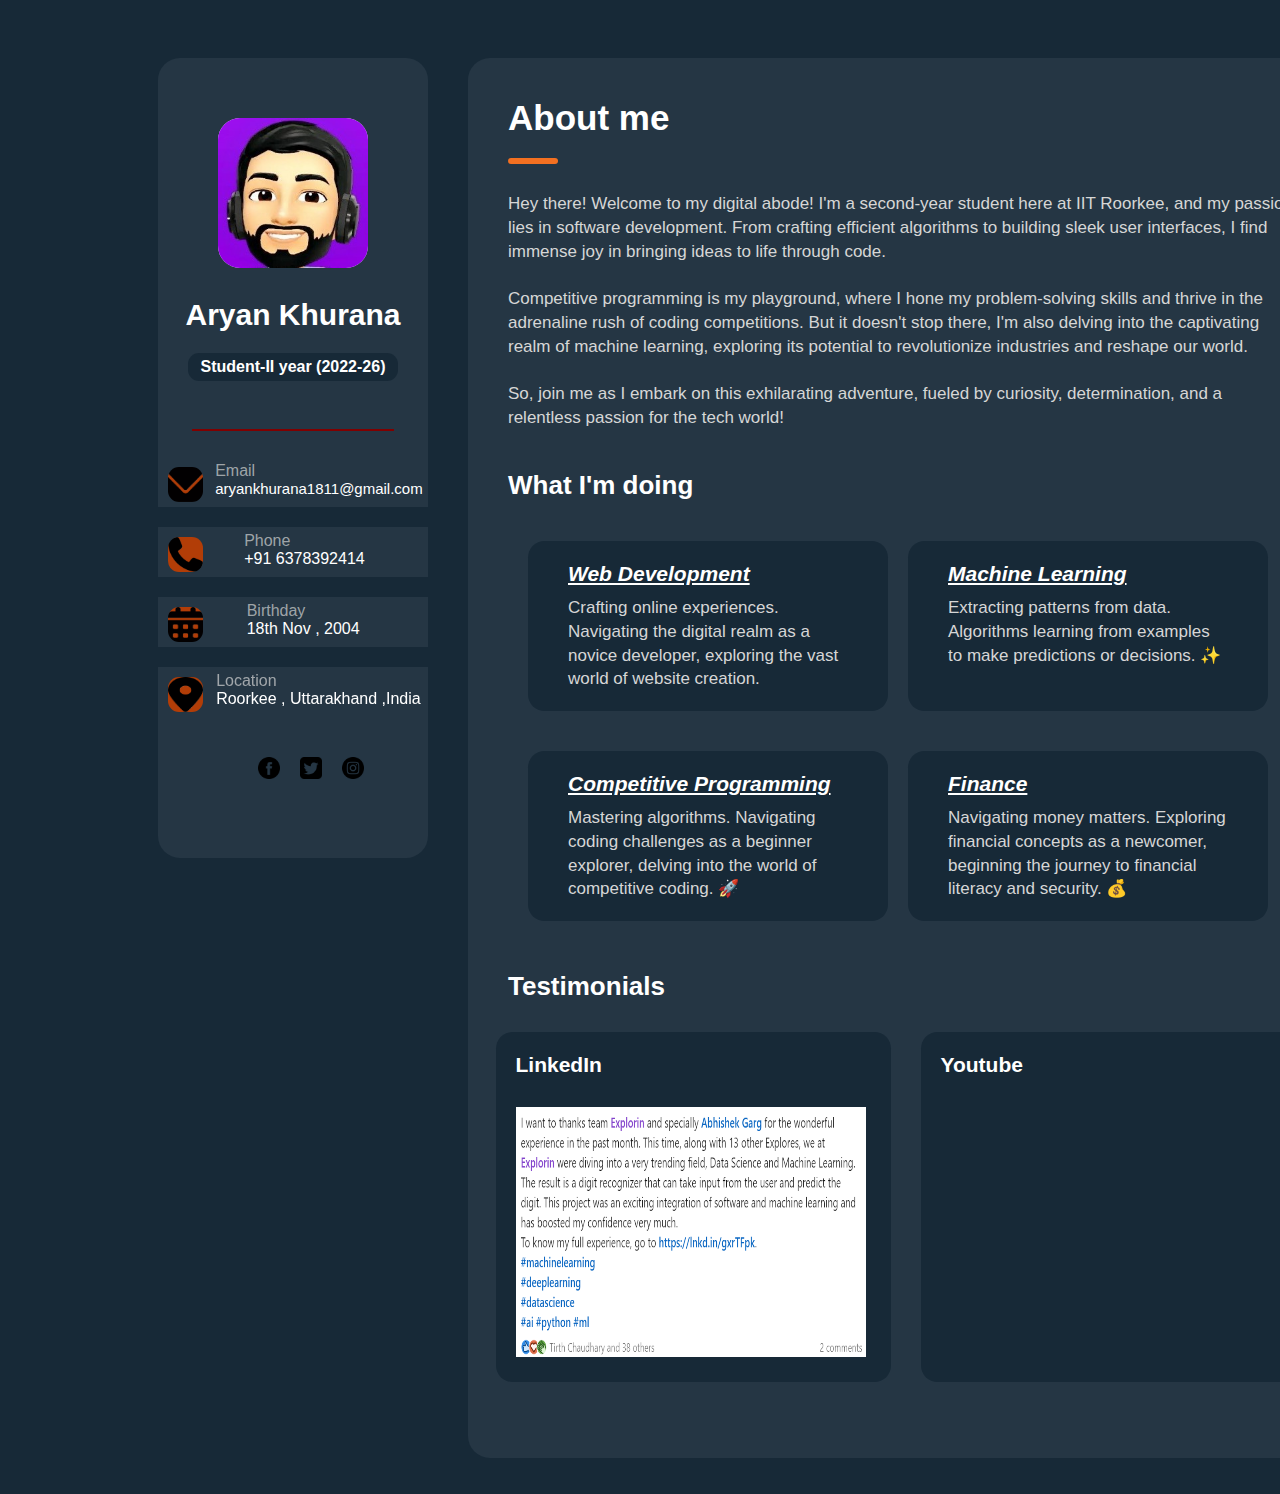
<file: index.html>
<!DOCTYPE html>
<html lang="en">

<head>
    <meta charset="UTF-8">
    <meta name="viewport" content="width=device-width, initial-scale=1.0">
    <link rel="stylesheet" href="tut4.css">


    <title>Portfolio</title>
</head>
<body>
    <div class="main">
        <div class="on">
            <div class="image">
                <img src="new_avatar.jpeg">
            </div>
            <h1 class="name">Aryan Khurana</h1>
            <h4>Student-II year (2022-26)</h4><br>
            <hr color="maroon" width="200px"><br>
            <div class="icons">
                <div class="a">
                    <img src="icon.jpg">
                    <p style="background-color: #253644"><span>Email</span><br>
                        <a
                            href="https://mail.google.com/mail/u/0/#inbox?compose=CllgCJTNHzVjkLVmHtdBbdfvVVNJwXWFpLDMQPCfdDMdwDcjgkTjJCTkrTfmRRdCGHTtMRZrZVB">
                            aryankhurana1811@gmail.com</a>
                    </p>
                </div>
                <div class="b">
                    <img src="phone-solid.jpg">
                    <p style="background-color: #253644"><span>Phone</span><br>
                        +91 6378392414
                    </p>
                </div>
                <div class="c"><img src="calendar-days-solid.jpg">
                    <p style="background-color: #253644"><span>Birthday</span><br>
                        18th Nov , 2004
                    </p>
                </div>
                <div class="d"><img src="location-dot-solid.jpg">
                    <p style="background-color: #253644"><span>Location</span><br>
                        Roorkee , Uttarakhand ,India
                    </p>
                </div>
            </div>
            <br>
            <div class="handles">
                <a href="https://www.facebook.com/aryan.khurana.737001/"><img src="facebook (1).png"></a>
                <a href="https://twitter.com/mariherblunt"><img src="twitter-sign.png"></a>
                <a href="https://www.instagram.com/aryankhurana528"><img src="instagram.png"></a>
            </div>
        </div>
        <div class="up">
            <h1 class="Heading">About me</h1>
            <aside></aside><br>
            <p>Hey there! Welcome to my digital abode! I'm a second-year student here at IIT Roorkee, and my
                passion
                lies in software development. From crafting efficient algorithms to building sleek user
                interfaces, I
                find immense joy in bringing ideas to life through code.<br><br>
                Competitive programming is my playground, where I hone my problem-solving skills and thrive in
                the
                adrenaline rush of coding competitions. But it doesn't stop there, I'm also delving into the
                captivating
                realm of machine learning, exploring its potential to revolutionize industries and reshape our
                world.
                <br><br>
                So, join me as I embark on this exhilarating adventure, fueled by curiosity, determination, and
                a
                relentless passion for the tech world!
            </p>
            <h2>What I'm doing</h2>
            <div class="fields">
                <div style="margin-right: 10px">
                    <h3><b> Web Development</b> </h3>
                    <p style="background-color: #172937">
                        Crafting online experiences. Navigating the digital realm as a novice developer, exploring the
                        vast world of website creation.
                    </p>
                </div>
                <div style="margin-left: 10px">
                    <h3><b> Machine Learning</b></h3>
                    <p style="background-color: #172937">
                        
                        Extracting patterns from data. Algorithms learning from examples to make predictions or
                        decisions. ✨
                    </p>
                </div>
                <div style="margin-right: 10px">
                    <h3><b>Competitive Programming</b></h3>
                    <p style="background-color: #172937">
                        Mastering algorithms. Navigating coding challenges as a beginner explorer, delving into the world of competitive coding. 🚀
                    </p>
                </div>
                <div style="margin-left: 10px">
                    <h3> <b>Finance</b></h3>
                    <p style="background-color: #172937">
                        Navigating money matters. Exploring financial concepts as a newcomer, beginning the journey to financial literacy and security. 💰
                    </p>
                </div>
            </div>
            <h2>Testimonials</h2>
            <div class="testimonials">
                <div style="margin-right: 10px">
                    <h3> LinkedIn</h3>
                    <img src="linkedin.png">
                </div>
                <div style="margin-left: 15px">
                    <h3>Youtube</h3>
                    <iframe width="100%" height="100%"
                        src="https://www.youtube.com/embed/8k0DfbWf33Q?si=jdM3VjhRT4LgxwU8" title="YouTube video player"
                        frameborder="0"
                        allow="accelerometer; autoplay; clipboard-write; encrypted-media; gyroscope; picture-in-picture; web-share"
                        allowfullscreen>
                    </iframe>
                </div>
            </div>
        </div><br>
    </div>
</body>
</html>
</file>
<file: tut4.css>
:root{
    --ff-poppins: 'Poppins', sans-serif;

}

*{
    background-color: #172937;
}
.main {
 display: grid;
 justify-content: flex-start;
 background-color:#172937;
}
.on {
 grid-column: 1/2;
 grid-row: 1/5;
 height: 800px;
 top: 40px;
 position: sticky;
 border-radius: 2cap;
 margin-top: 50px;
 margin-right: 10px;
 margin-left: 150px;
 margin-bottom: 30px;
 background-color: #253644;
 max-width: 300px;
 justify-content: center;
}
.up {
    grid-column: 2 / 6;
    grid-row: 1/5;
    margin: 10px;
    border-radius: 2cap;
    margin-top: 50px;
    height: 1400px;
    margin-right: 30px;
    margin-left: 30px;
    width: 870px;
    background-color: #253644;
}
.image {
    position: relative;
    margin:60px;
    border-radius: 2cap;
    margin-bottom: 30px;
    background-color: aliceblue;
    height:150px;
    width: 150px;
}
h1{ 
    background-color: #253644;
    text-align: center;
    color: white;
    font-size: 35px;
}
h4 {
 align-items: center;
 text-align: center;
 text-decoration: dashed;
 margin-left: 30px;
 margin-right: 30px;
 padding: 5px;
 font-size: 16px;
 border-radius: 1cap;
 color: white;
}
hr {
    background-color: red;
}
.a{
    position: relative;
    display: grid;
    height:50px;
    background-color:#253644;
    margin-bottom:20px;
}
.b{
    position: relative;
    display: grid;
    height:50px;
    background-color:#253644;
    margin-bottom:20px;
}
.c{
    position: relative;
    display: grid;
    height:50px;
    background-color: #253644;
    margin-bottom:20px;
}
.d{
    position: relative;
    display: grid;
    height:50px;
    background-color: #253644;
    margin-bottom:20px;
}
.icons img{
    width: 35px;
    height: 35px;
    border-radius: 1cap;
    margin:10px;
    background-color: #253644;
}
.icons p{
    grid-column: 2/4;
    margin: 5px;
    width: fit-content;
    color:white;
    margin-left: 2px;
    background-color:blue;
}
.Heading{
     text-align: flex-start;
     width: fit-content;
     margin:40px;
     margin-bottom: 20px;
}
.a span {
   margin-bottom: 10px;
   text-align: start;
    background-color:#253644;
    color:hsla(0, 0%, 84%, 0.7);

}
.b span {
    background-color: #253644;
    color:hsla(0, 0%, 84%, 0.7);
    text-align: start;
}
.c span {
    background-color: #253644;
    color:hsla(0, 0%, 84%, 0.7);
}
.d span {
    background-color: #253644;
    color: hsla(0, 0%, 84%, 0.7);
}
.up aside{
    background-color: #f37021;
    margin-left: 40px;
    margin-top: 10px;
    width: 50px;
    height: 6px;
    border-radius: 1.5cap;
}
.up p{
    background-color: #253644;
    margin:40px;
    margin-top: 10px;
    line-height: 1.4;
    font-size: 17px;
    color:hsl(0, 0%, 84%);
   
}
html{
    font-family: var(--ff-poppins);
}
h2{
    text-align: start;
    margin: 40px;
    margin-bottom: 10px;
    background-color: #253644;
    color: white;
    font-size: 26px;
}
.fields{
    display: grid;
    background-color:#253644;
    margin: 30px;
    margin-top: 8px;
    grid-template-columns: 400px 400px;
}
.fields > div{
    height: 170px;
    margin: 30px;
    justify-content: space-around;
    margin-bottom: 10px;
    border-radius: 1.5cap;
}
h3{
    text-align: start;
    margin-left: 40px;
    margin-bottom: 10px;
    font-size: 21px;
    color: white;
}
.image img {
    border-radius: 2cap;
    margin:0px;
    height: 150px;
    width: 150px;
}
.testimonials {
    display: grid;
    grid-template-columns: 415px 415px;
    background-color:#253644;
    margin: 30px;
    justify-content: space-around;
    margin-right: 15px;
    margin-left: 15px;
    margin-top: 8px;
}
.testimonials > div {
    height: 350px;
    margin-top: 20px;
    margin-right: 10px;
    margin-left: 10px;
    margin-bottom: 10px;
    border-radius: 1.5cap;
}
.testimonials img{
    margin: 20px;
    height: 250px;
    width: 350px;
}
iframe{
    margin: 20px;
    height: 253px;
    width: 350px;
}
.testimonials h3{
    margin-left: 20px;
}
.name{
    font-size: 30px;
}
p a{
    background-color: #253644;
    color: white;
    font-size: 15px;
    text-decoration: none;
}
.handles{
    display: flex;
    justify-self: center;
    justify-content: center;
    align-items: center;
    margin: 40px;
    margin-top: 0px;
    margin-left: 75px;
    background-color:#253644;
    width: 100px;
    height: 30px;
}
.handles img{
    height: 22px;
    margin: 10px;
    background-color: #253644;
    width: 22px;
}
.handles a{
    background-color: #253644;
}
.handles a:hover{
  opacity: 0.5;
  transition: 0.3s;
}
.fields h3{
    font-style: oblique;
    text-decoration:underline;
}
.fields h3:hover{
    cursor: pointer;
}
.testimonials img:hover{
    cursor:pointer;
}
</file>
